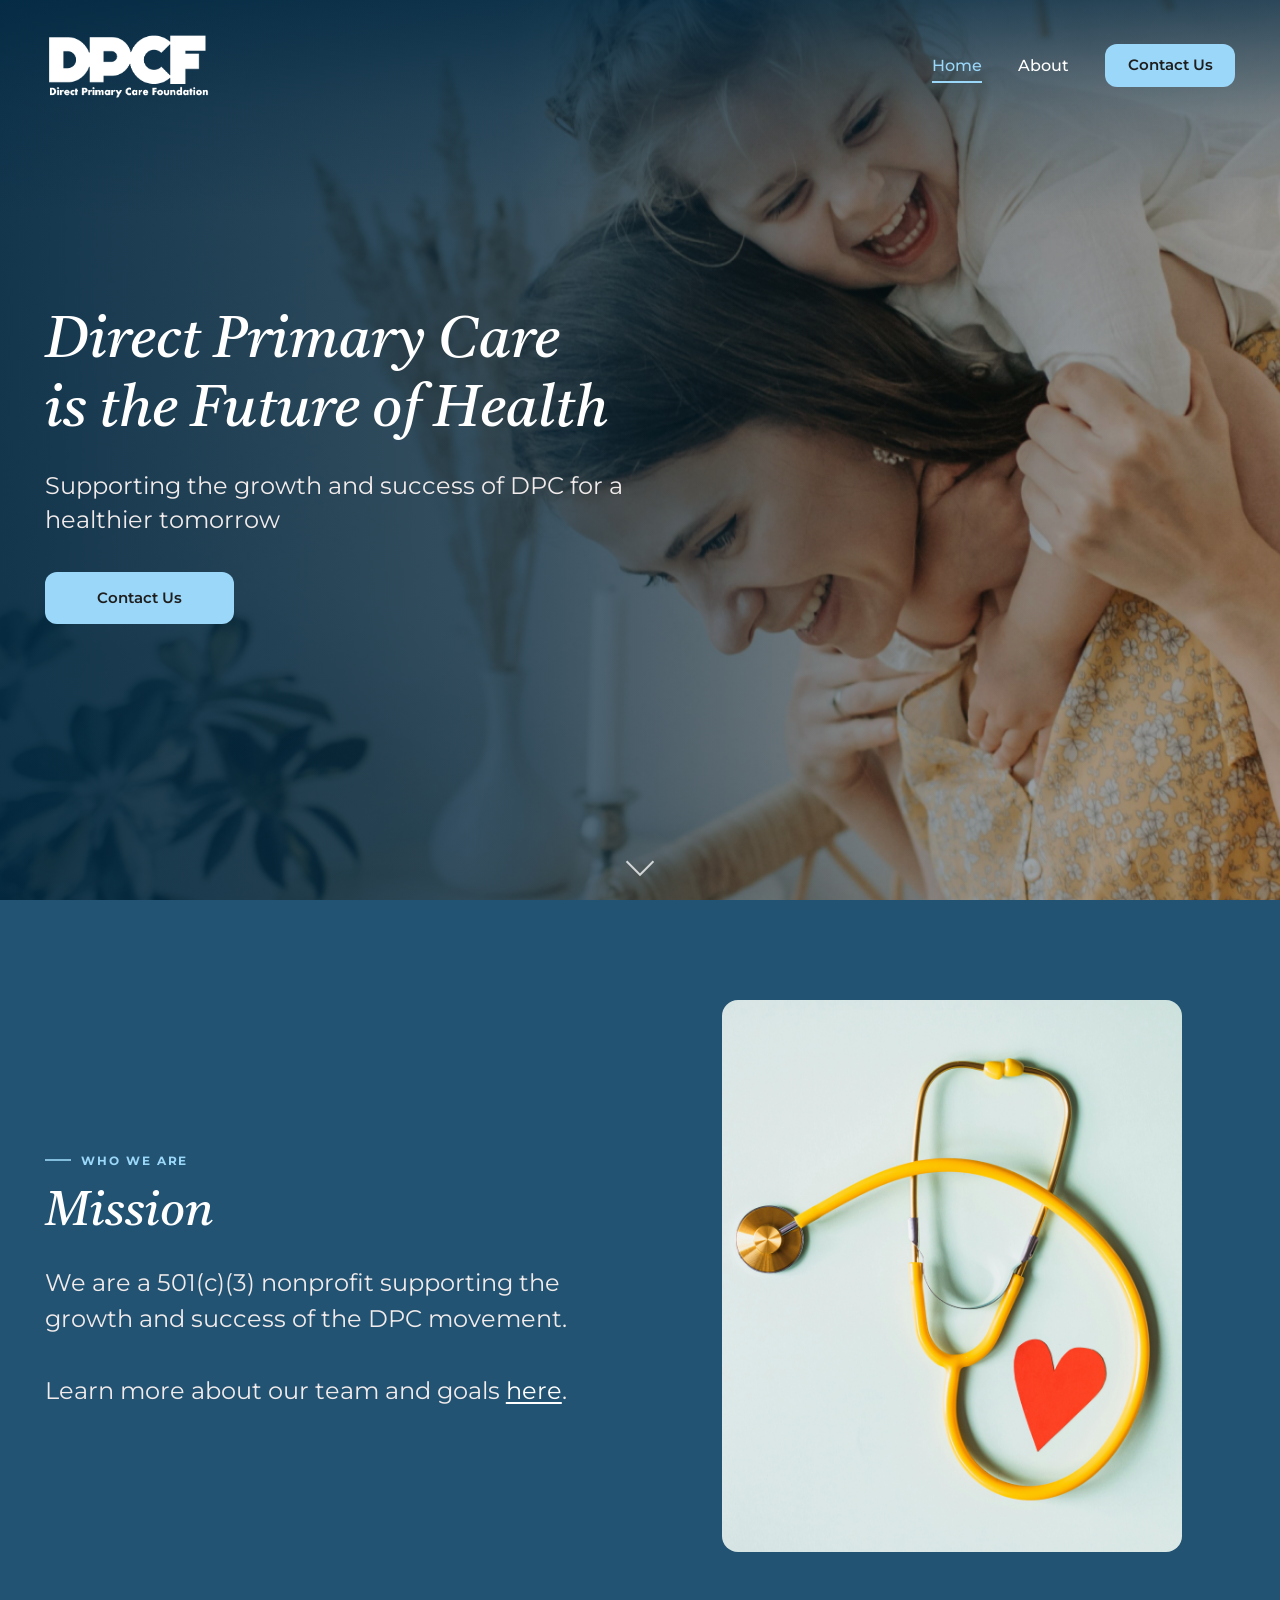
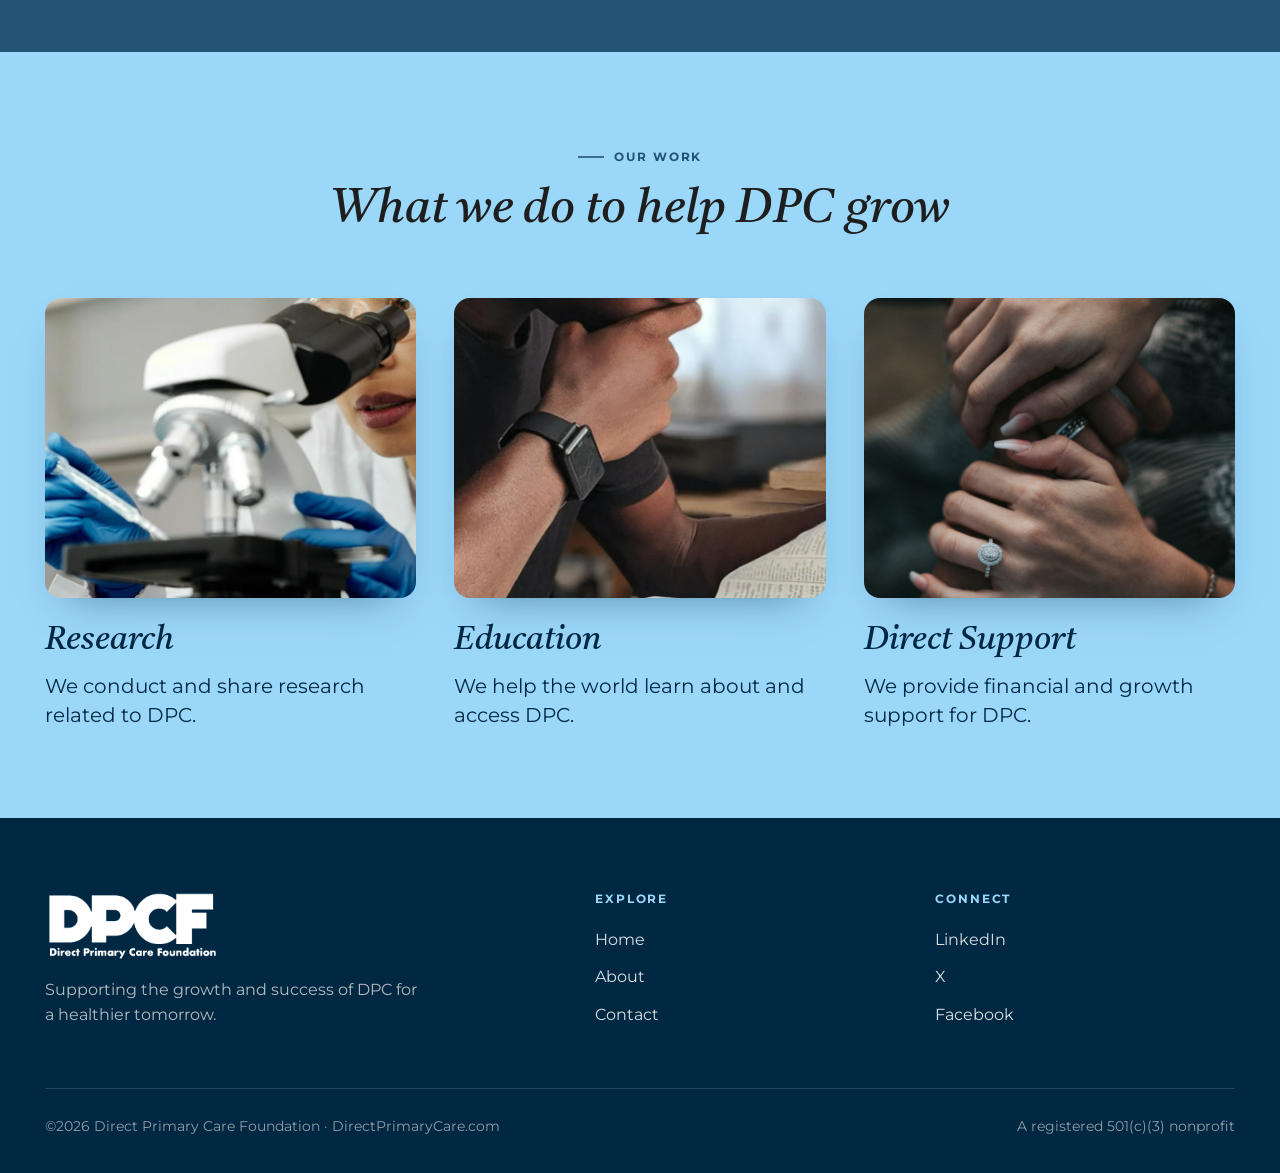
<file: index.html>
<!DOCTYPE html>
<html lang="en">
<head>
<meta charset="utf-8" />
<meta name="viewport" content="width=device-width, initial-scale=1" />
<title>Direct Primary Care Foundation</title>
<meta name="description" content="The Direct Primary Care Foundation is a 501(c)(3) nonprofit supporting the growth and success of the DPC movement through research, education, and direct support." />
<link rel="canonical" href="https://directprimarycare.com/" />
<meta property="og:type" content="website" />
<meta property="og:site_name" content="Direct Primary Care Foundation" />
<meta property="og:title" content="Direct Primary Care is the Future of Health" />
<meta property="og:description" content="A 501(c)(3) nonprofit supporting the growth and success of the DPC movement through research, education, and direct support." />
<meta property="og:url" content="https://directprimarycare.com/" />
<meta property="og:image" content="https://directprimarycare.com/images/og.png" />
<meta property="og:image:width" content="1200" />
<meta property="og:image:height" content="630" />
<meta name="twitter:card" content="summary_large_image" />
<meta name="twitter:title" content="Direct Primary Care is the Future of Health" />
<meta name="twitter:description" content="A 501(c)(3) nonprofit supporting the growth and success of the DPC movement." />
<meta name="twitter:image" content="https://directprimarycare.com/images/og.png" />
<link rel="icon" type="image/png" href="images/favicon.png" />
<link rel="apple-touch-icon" href="images/favicon.png" />
<link rel="preconnect" href="https://fonts.googleapis.com" />
<link rel="preconnect" href="https://fonts.gstatic.com" crossorigin />
<link href="https://fonts.googleapis.com/css2?family=Castoro:ital@0;1&family=Montserrat:ital,wght@0,300;0,400;0,500;0,600;0,700;1,400&display=swap" rel="stylesheet" />
<link rel="stylesheet" href="styles.css" />
<script>document.documentElement.classList.add('js');</script>
</head>
<body>

<!-- ============================================================ HERO + NAV -->
<section class="hero is-home">
  <header class="nav">
    <div class="container nav-inner">
      <a href="index.html" class="brand" aria-label="Direct Primary Care Foundation home">
        <img src="images/logo-white.png" alt="Direct Primary Care Foundation" />
      </a>
      <nav class="nav-menu" aria-label="Primary">
        <a href="index.html" class="nav-link current">Home</a>
        <a href="about.html" class="nav-link">About</a>
        <a href="mailto:hello@directprimarycare.com" class="button is-small">Contact Us</a>
      </nav>
    </div>
  </header>

  <div class="container" id="top">
    <div class="hero-wrap">
      <h1 class="reveal">Direct Primary Care is the Future of Health</h1>
      <p class="hero-desc reveal">Supporting the growth and success of DPC for a healthier tomorrow</p>
      <a href="mailto:hello@directprimarycare.com" class="button reveal">Contact Us</a>
    </div>
  </div>
</section>

<!-- ============================================================ MISSION -->
<section class="mission" id="mission">
  <div class="container mission-wrap">
    <div class="mission-grid">
      <div class="mission-copy">
        <span class="eyebrow reveal">Who we are</span>
        <h2 class="reveal">Mission</h2>
        <p class="reveal">We are a 501(c)(3) nonprofit supporting the growth and success of the DPC movement.<br /><br />Learn more about our team and goals <a href="about.html" class="link">here</a>.</p>
      </div>
      <div class="mission-img-wrap reveal">
        <img src="images/mission-stethoscope.png" alt="A colorful stethoscope arranged around a red paper heart" />
      </div>
    </div>
  </div>
</section>

<!-- ============================================================ WHAT WE DO -->
<section class="wedo">
  <div class="container wedo-wrap">
    <div class="wedo-title reveal">
      <span class="eyebrow center">Our work</span>
      <h2>What we do to help DPC grow</h2>
    </div>
    <div class="wedo-grid">
      <article class="card reveal">
        <div class="card-img"><img src="images/card-research.png" alt="A researcher looking through a microscope" /></div>
        <div class="card-body">
          <h3>Research</h3>
          <p>We conduct and share research related to DPC.</p>
        </div>
      </article>
      <article class="card reveal">
        <div class="card-img"><img src="images/card-education.png" alt="Education in direct primary care" /></div>
        <div class="card-body">
          <h3>Education</h3>
          <p>We help the world learn about and access DPC.</p>
        </div>
      </article>
      <article class="card reveal">
        <div class="card-img"><img src="images/card-direct-support.png" alt="Direct support for DPC physicians" /></div>
        <div class="card-body">
          <h3>Direct Support</h3>
          <p>We provide financial and growth support for DPC.</p>
        </div>
      </article>
    </div>
  </div>
</section>

<!-- ============================================================ FOOTER -->
<footer class="footer">
  <div class="container footer-wrap">
    <div class="footer-top">
      <div class="footer-brand">
        <img src="images/logo-white.png" alt="Direct Primary Care Foundation" class="footer-logo" />
        <p>Supporting the growth and success of DPC for a healthier tomorrow.</p>
      </div>
      <div class="footer-col">
        <h4>Explore</h4>
        <a href="index.html">Home</a>
        <a href="about.html">About</a>
        <a href="mailto:hello@directprimarycare.com">Contact</a>
      </div>
      <div class="footer-col">
        <h4>Connect</h4>
        <a href="https://linkedin.com/company/dpcfoundation" target="_blank" rel="noopener">LinkedIn</a>
        <a href="https://x.com/DPCFoundation" target="_blank" rel="noopener">X</a>
        <a href="https://www.facebook.com/directprimarycarefoundation" target="_blank" rel="noopener">Facebook</a>
      </div>
    </div>
    <div class="footer-bottom">
      <span>&copy;<span class="year">2026</span> Direct Primary Care Foundation &middot; DirectPrimaryCare.com</span>
      <span>A registered 501(c)(3) nonprofit</span>
    </div>
  </div>
</footer>

<script src="site.js"></script>
</body>
</html>
</file>
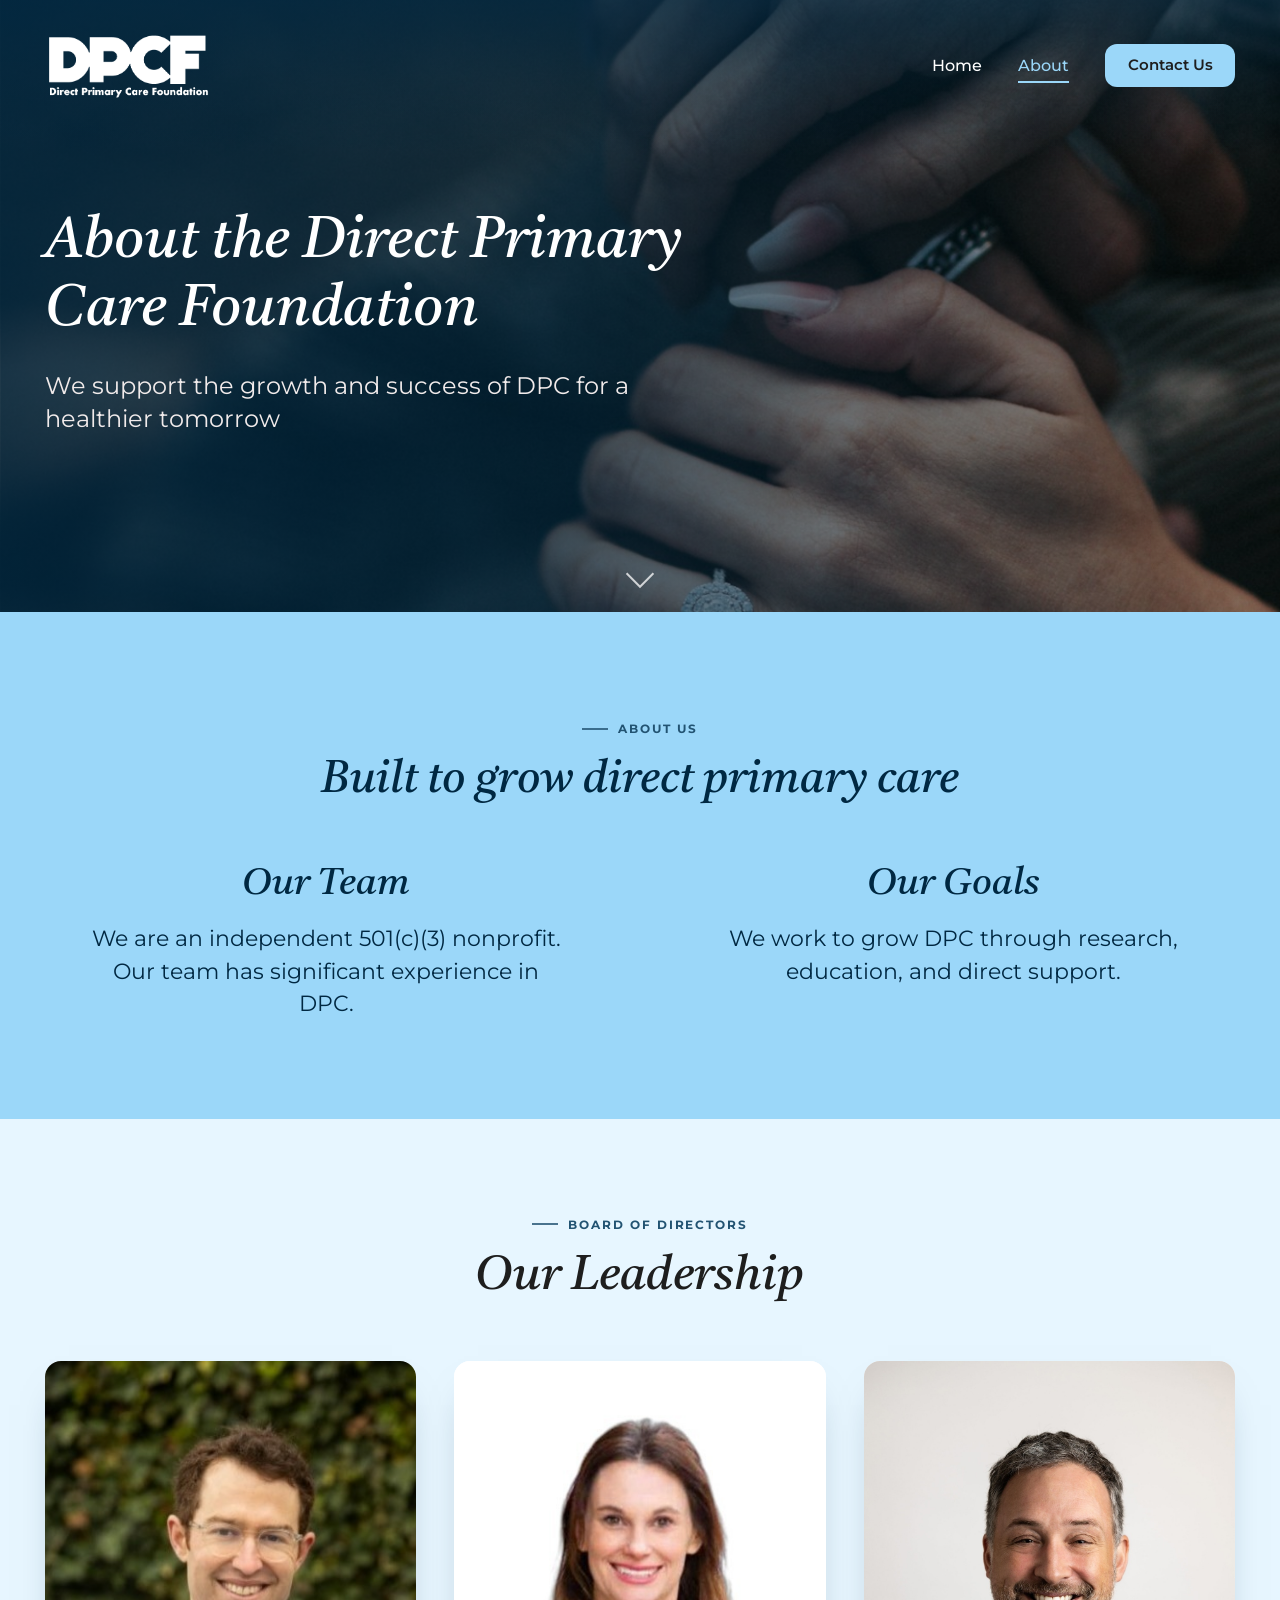
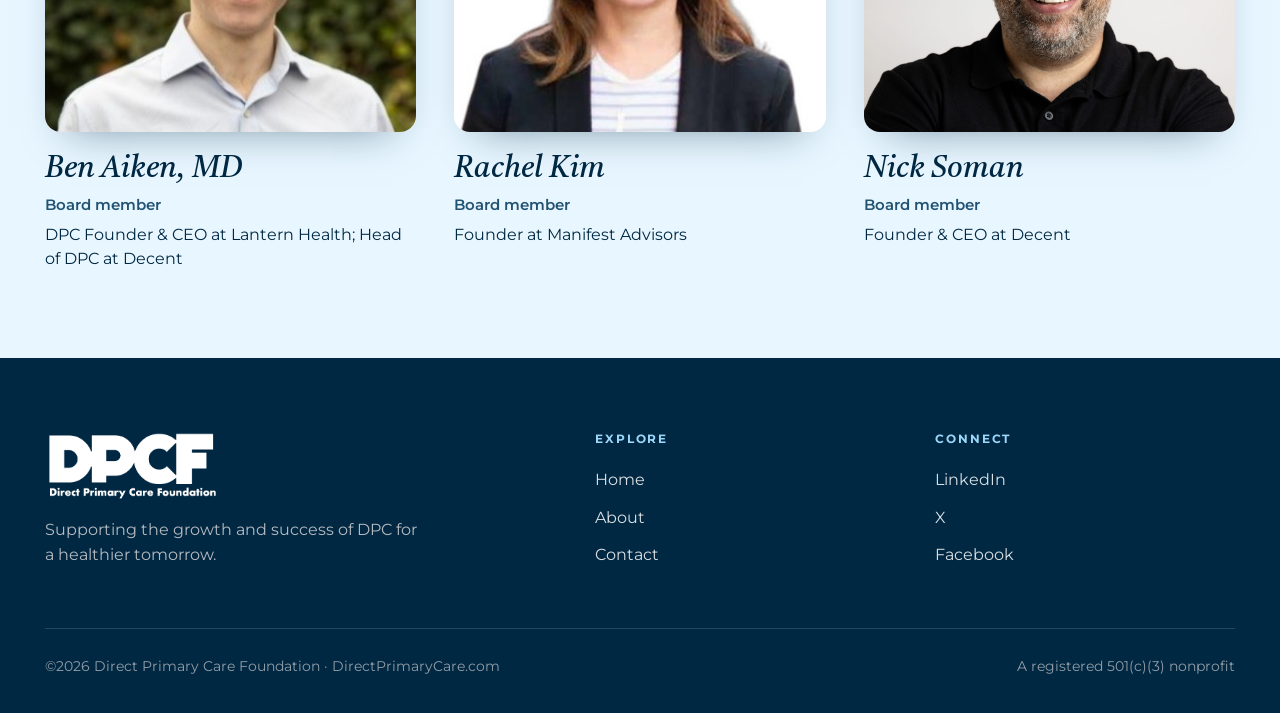
<file: about.html>
<!DOCTYPE html>
<html lang="en">
<head>
<meta charset="utf-8" />
<meta name="viewport" content="width=device-width, initial-scale=1" />
<title>About — Direct Primary Care Foundation</title>
<meta name="description" content="About the Direct Primary Care Foundation: an independent 501(c)(3) nonprofit working to grow DPC through research, education, and direct support." />
<link rel="canonical" href="https://directprimarycare.com/about.html" />
<meta property="og:type" content="website" />
<meta property="og:site_name" content="Direct Primary Care Foundation" />
<meta property="og:title" content="About the Direct Primary Care Foundation" />
<meta property="og:description" content="An independent 501(c)(3) nonprofit working to grow DPC through research, education, and direct support." />
<meta property="og:url" content="https://directprimarycare.com/about.html" />
<meta property="og:image" content="https://directprimarycare.com/images/og.png" />
<meta property="og:image:width" content="1200" />
<meta property="og:image:height" content="630" />
<meta name="twitter:card" content="summary_large_image" />
<meta name="twitter:title" content="About the Direct Primary Care Foundation" />
<meta name="twitter:description" content="An independent 501(c)(3) nonprofit working to grow DPC through research, education, and direct support." />
<meta name="twitter:image" content="https://directprimarycare.com/images/og.png" />
<link rel="icon" type="image/png" href="images/favicon.png" />
<link rel="apple-touch-icon" href="images/favicon.png" />
<link rel="preconnect" href="https://fonts.googleapis.com" />
<link rel="preconnect" href="https://fonts.gstatic.com" crossorigin />
<link href="https://fonts.googleapis.com/css2?family=Castoro:ital@0;1&family=Montserrat:ital,wght@0,300;0,400;0,500;0,600;0,700;1,400&display=swap" rel="stylesheet" />
<link rel="stylesheet" href="styles.css" />
<script>document.documentElement.classList.add('js');</script>
</head>
<body>

<!-- ============================================================ HERO + NAV -->
<section class="hero is-about">
  <header class="nav">
    <div class="container nav-inner">
      <a href="index.html" class="brand" aria-label="Direct Primary Care Foundation home">
        <img src="images/logo-white.png" alt="Direct Primary Care Foundation" />
      </a>
      <nav class="nav-menu" aria-label="Primary">
        <a href="index.html" class="nav-link">Home</a>
        <a href="about.html" class="nav-link current">About</a>
        <a href="mailto:hello@directprimarycare.com" class="button is-small">Contact Us</a>
      </nav>
    </div>
  </header>

  <div class="container">
    <div class="hero-wrap">
      <h1 class="reveal">About the Direct Primary Care Foundation</h1>
      <p class="hero-desc reveal">We support the growth and success of DPC for a healthier tomorrow</p>
    </div>
  </div>
</section>

<!-- ============================================================ TEAM & GOALS -->
<section class="about-goals">
  <div class="container about-goals-wrap">
    <div class="about-intro reveal">
      <span class="eyebrow center">About us</span>
      <h2>Built to grow direct primary care</h2>
    </div>
    <div class="about-grid">
      <div class="about-card reveal">
        <h3>Our Team</h3>
        <p>We are an independent 501(c)(3) nonprofit. Our team has significant experience in DPC.</p>
      </div>
      <div class="about-card reveal">
        <h3>Our Goals</h3>
        <p>We work to grow DPC through research, education, and direct support.</p>
      </div>
    </div>
  </div>
</section>

<!-- ============================================================ LEADERSHIP -->
<section class="leadership">
  <div class="container leadership-wrap">
    <div class="leadership-title reveal">
      <span class="eyebrow center">Board of Directors</span>
      <h2>Our Leadership</h2>
    </div>
    <div class="leadership-grid">
      <article class="leader reveal">
        <div class="leader-img"><img src="images/team-ben-aiken.jpeg" alt="Ben Aiken, MD" /></div>
        <div class="leader-body">
          <h3>Ben Aiken, MD</h3>
          <div class="leader-role">Board member</div>
          <p class="leader-desc">DPC Founder &amp; CEO at Lantern Health; Head of DPC at Decent</p>
        </div>
      </article>
      <article class="leader reveal">
        <div class="leader-img"><img src="images/team-rachel-kim.jpeg" alt="Rachel Kim" /></div>
        <div class="leader-body">
          <h3>Rachel Kim</h3>
          <div class="leader-role">Board member</div>
          <p class="leader-desc">Founder at Manifest Advisors</p>
        </div>
      </article>
      <article class="leader reveal">
        <div class="leader-img"><img src="images/team-nick-soman.jpg" alt="Nick Soman" /></div>
        <div class="leader-body">
          <h3>Nick Soman</h3>
          <div class="leader-role">Board member</div>
          <p class="leader-desc">Founder &amp; CEO at Decent</p>
        </div>
      </article>
    </div>
  </div>
</section>

<!-- ============================================================ FOOTER -->
<footer class="footer">
  <div class="container footer-wrap">
    <div class="footer-top">
      <div class="footer-brand">
        <img src="images/logo-white.png" alt="Direct Primary Care Foundation" class="footer-logo" />
        <p>Supporting the growth and success of DPC for a healthier tomorrow.</p>
      </div>
      <div class="footer-col">
        <h4>Explore</h4>
        <a href="index.html">Home</a>
        <a href="about.html">About</a>
        <a href="mailto:hello@directprimarycare.com">Contact</a>
      </div>
      <div class="footer-col">
        <h4>Connect</h4>
        <a href="https://linkedin.com/company/dpcfoundation" target="_blank" rel="noopener">LinkedIn</a>
        <a href="https://x.com/DPCFoundation" target="_blank" rel="noopener">X</a>
        <a href="https://www.facebook.com/directprimarycarefoundation" target="_blank" rel="noopener">Facebook</a>
      </div>
    </div>
    <div class="footer-bottom">
      <span>&copy;<span class="year">2026</span> Direct Primary Care Foundation &middot; DirectPrimaryCare.com</span>
      <span>A registered 501(c)(3) nonprofit</span>
    </div>
  </div>
</footer>

<script src="site.js"></script>
</body>
</html>
</file>
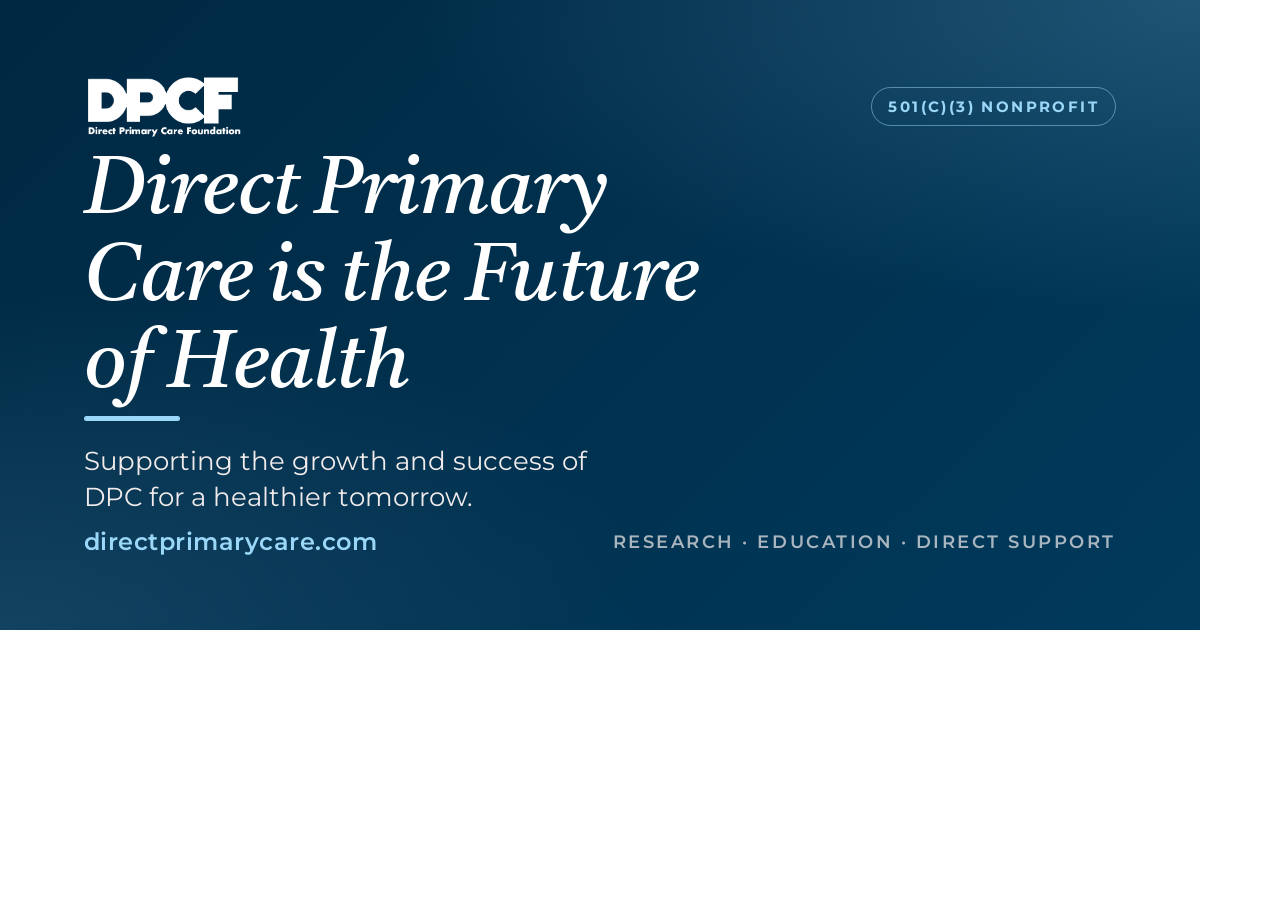
<file: og-card.html>
<!DOCTYPE html>
<html lang="en">
<head>
<meta charset="utf-8" />
<link rel="preconnect" href="https://fonts.googleapis.com" />
<link rel="preconnect" href="https://fonts.gstatic.com" crossorigin />
<link href="https://fonts.googleapis.com/css2?family=Castoro:ital@0;1&family=Montserrat:wght@400;500;600;700&display=swap" rel="stylesheet" />
<style>
  :root{--navy:#002842;--blue-shade:#225372;--sky:#9bd7f9;--offwhite:#f1ebeb;}
  *{margin:0;box-sizing:border-box}
  html,body{width:1200px;height:630px;overflow:hidden}
  .card{
    width:1200px;height:630px;position:relative;overflow:hidden;
    background:
      radial-gradient(120% 90% at 100% 0%, rgba(155,215,249,.20), transparent 55%),
      radial-gradient(90% 90% at 0% 100%, rgba(34,83,114,.55), transparent 60%),
      linear-gradient(135deg,#002842,#013a5c);
    padding:74px 84px;display:flex;flex-direction:column;justify-content:space-between;
    font-family:'Montserrat',system-ui,Arial,sans-serif;
  }
  .top{display:flex;align-items:center;gap:20px}
  .top img{height:64px;width:auto;display:block}
  .badge{margin-left:auto;font-size:15px;letter-spacing:.16em;text-transform:uppercase;
    color:var(--sky);font-weight:700;border:1.5px solid rgba(155,215,249,.5);
    padding:9px 16px;border-radius:999px}
  h1{font-family:'Castoro',Georgia,serif;font-style:italic;font-weight:400;color:#fff;
    font-size:82px;line-height:1.06;letter-spacing:-.01em;max-width:15ch}
  .accent{width:96px;height:5px;background:var(--sky);border-radius:3px;margin:6px 0 22px}
  p{color:var(--offwhite);font-size:26px;line-height:1.4;max-width:30ch;font-weight:400}
  .bottom{display:flex;align-items:center;justify-content:space-between}
  .url{color:var(--sky);font-size:24px;font-weight:600;letter-spacing:.02em}
  .tag{color:rgba(241,235,235,.7);font-size:18px;letter-spacing:.14em;text-transform:uppercase;font-weight:600}
</style>
</head>
<body>
  <div class="card">
    <div class="top">
      <img src="images/logo-white.png" alt="Direct Primary Care Foundation" />
      <span class="badge">501(c)(3) Nonprofit</span>
    </div>
    <div>
      <h1>Direct Primary Care is the Future of Health</h1>
      <div class="accent"></div>
      <p>Supporting the growth and success of DPC for a healthier tomorrow.</p>
    </div>
    <div class="bottom">
      <span class="url">directprimarycare.com</span>
      <span class="tag">Research &middot; Education &middot; Direct Support</span>
    </div>
  </div>
</body>
</html>
</file>
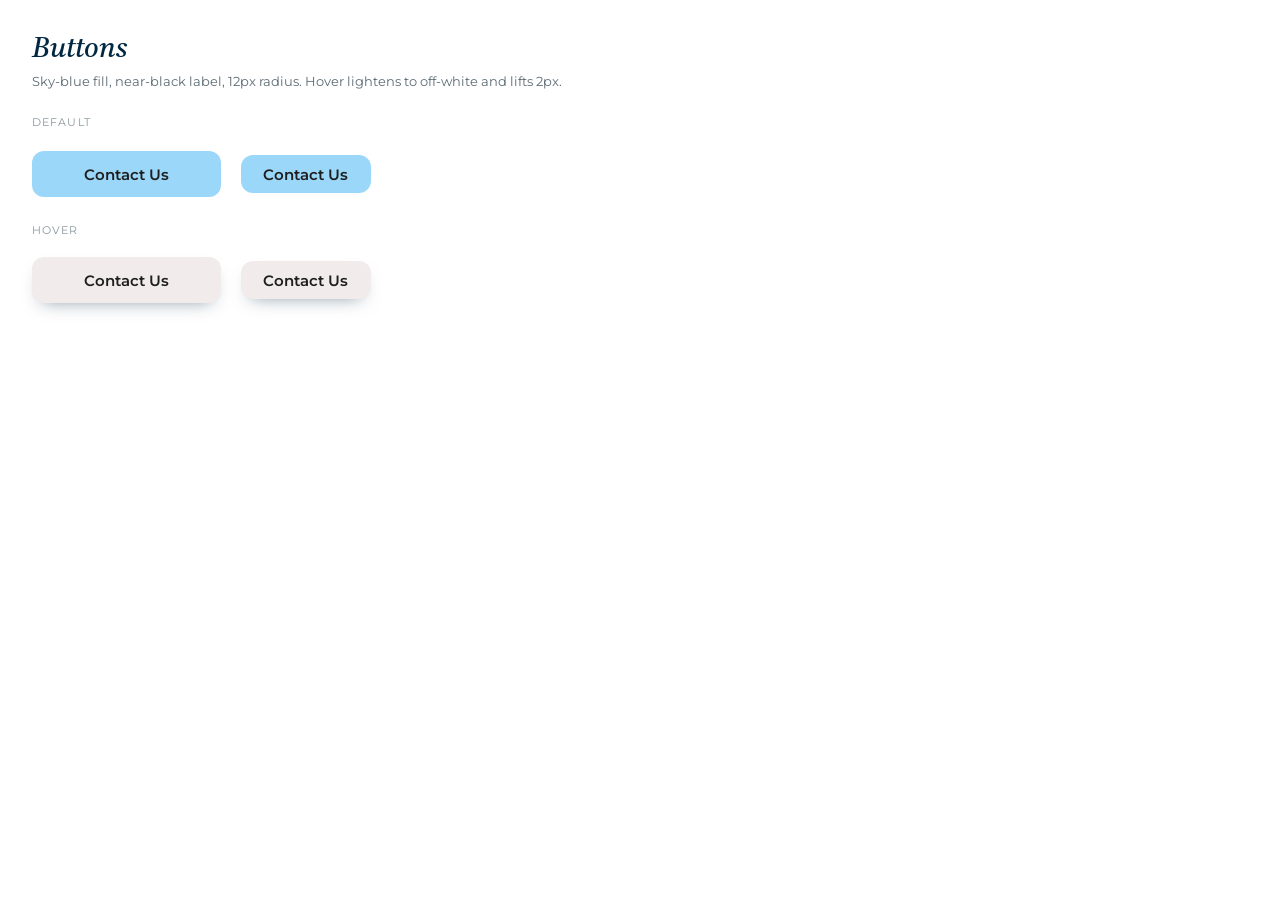
<file: design-system/components/button.html>
<!-- @dsCard group="Components" name="Buttons" -->
<!DOCTYPE html>
<html lang="en">
<head>
<meta charset="utf-8" />
<meta name="viewport" content="width=device-width, initial-scale=1" />
<link rel="preconnect" href="https://fonts.googleapis.com" />
<link href="https://fonts.googleapis.com/css2?family=Castoro:ital@1&family=Montserrat:wght@400;600&display=swap" rel="stylesheet" />
<style>
  :root{--navy:#002842;--sky:#9bd7f9;--offwhite:#f1ebeb;--black:#1e1e1e;--muted:#5b6b73;--fh:'Castoro',Georgia,serif;--fb:'Montserrat',system-ui,-apple-system,Arial,sans-serif;}
  *{box-sizing:border-box}
  body{margin:0;font-family:var(--fb);color:var(--navy);background:#fff;padding:32px}
  h1{font-family:var(--fh);font-style:italic;font-weight:400;font-size:28px;margin:0 0 4px}
  .sub{color:var(--muted);font-size:13px;margin-bottom:26px}
  .btn{display:inline-block;background:var(--sky);color:var(--black);font-family:var(--fb);font-weight:600;text-align:center;border-radius:.75rem;padding:.85rem 3.25rem;white-space:nowrap;font-size:.95rem;border:none;cursor:pointer}
  .btn.sm{padding:.6rem 1.4rem}
  .btn.hover{background:var(--offwhite);box-shadow:0 8px 18px -10px rgba(0,40,66,.5);transform:translateY(-2px)}
  .set{display:flex;flex-wrap:wrap;align-items:center;gap:20px;margin-bottom:26px}
  .lbl{width:100%;font-size:11px;text-transform:uppercase;letter-spacing:.1em;color:#8a979d;margin-bottom:2px}
</style>
</head>
<body>
  <h1>Buttons</h1>
  <div class="sub">Sky-blue fill, near-black label, 12px radius. Hover lightens to off-white and lifts 2px.</div>
  <div class="set"><span class="lbl">Default</span><a class="btn">Contact Us</a><a class="btn sm">Contact Us</a></div>
  <div class="set"><span class="lbl">Hover</span><a class="btn hover">Contact Us</a><a class="btn sm hover">Contact Us</a></div>
</body>
</html>
</file>
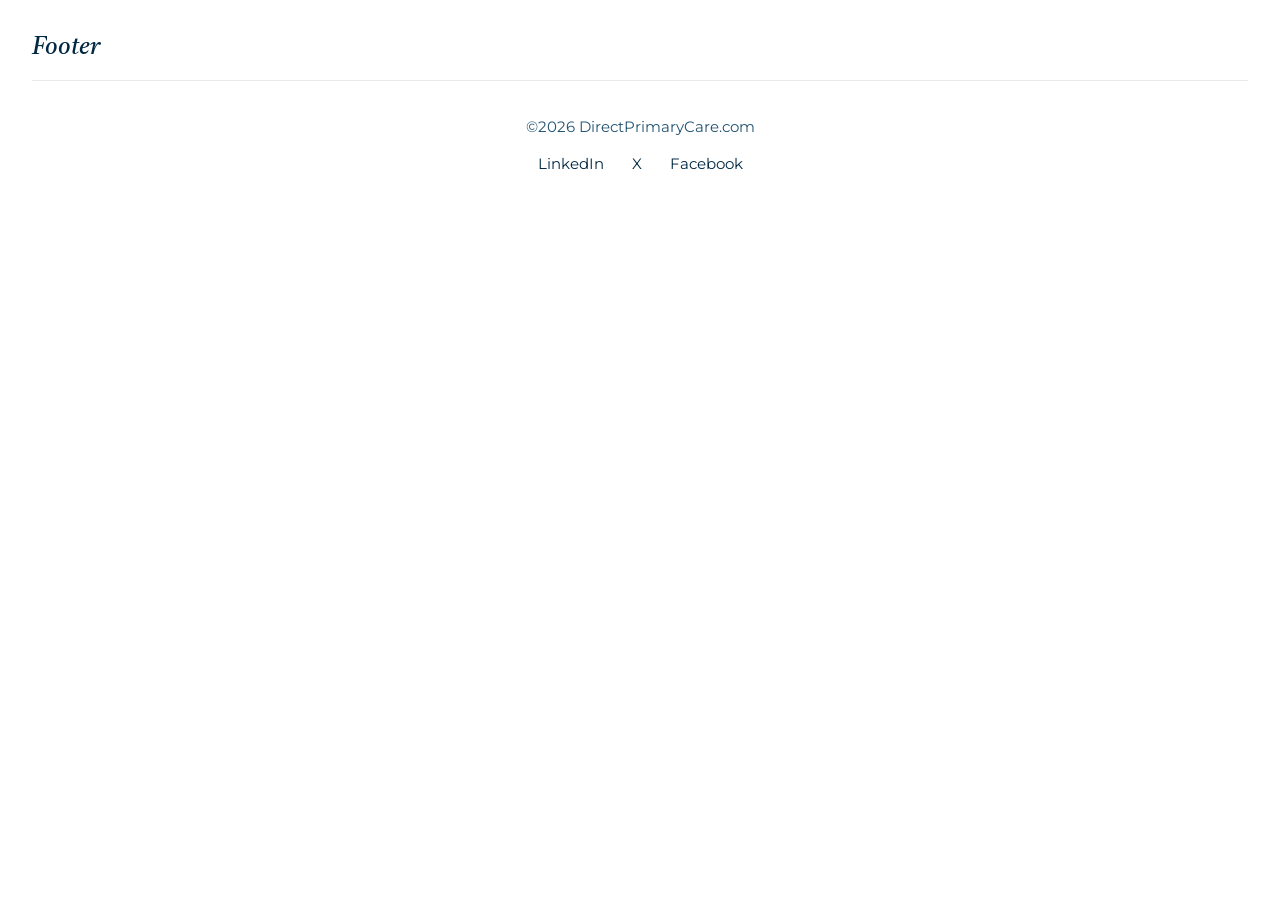
<file: design-system/components/footer.html>
<!-- @dsCard group="Components" name="Footer" -->
<!DOCTYPE html>
<html lang="en">
<head>
<meta charset="utf-8" />
<meta name="viewport" content="width=device-width, initial-scale=1" />
<link rel="preconnect" href="https://fonts.googleapis.com" />
<link href="https://fonts.googleapis.com/css2?family=Castoro:ital@1&family=Montserrat:wght@400;500&display=swap" rel="stylesheet" />
<style>
  :root{--navy:#002842;--blue-shade:#225372;--fh:'Castoro',Georgia,serif;--fb:'Montserrat',system-ui,-apple-system,Arial,sans-serif;}
  *{box-sizing:border-box}
  body{margin:0;font-family:var(--fb);background:#fff;padding:32px;color:var(--navy)}
  h1.t{font-family:var(--fh);font-style:italic;font-weight:400;font-size:24px;margin:0 0 16px}
  .footer{border-top:1px solid #e6ebe8;padding:36px 20px;display:flex;flex-direction:column;align-items:center;gap:18px;text-align:center}
  .copy{color:var(--blue-shade);font-size:15px}
  .menu{display:flex;gap:28px}
  .menu a{color:var(--navy);font-size:15px}
</style>
</head>
<body>
  <h1 class="t">Footer</h1>
  <div class="footer">
    <div class="copy">©2026 DirectPrimaryCare.com</div>
    <div class="menu"><a>LinkedIn</a><a>X</a><a>Facebook</a></div>
  </div>
</body>
</html>
</file>
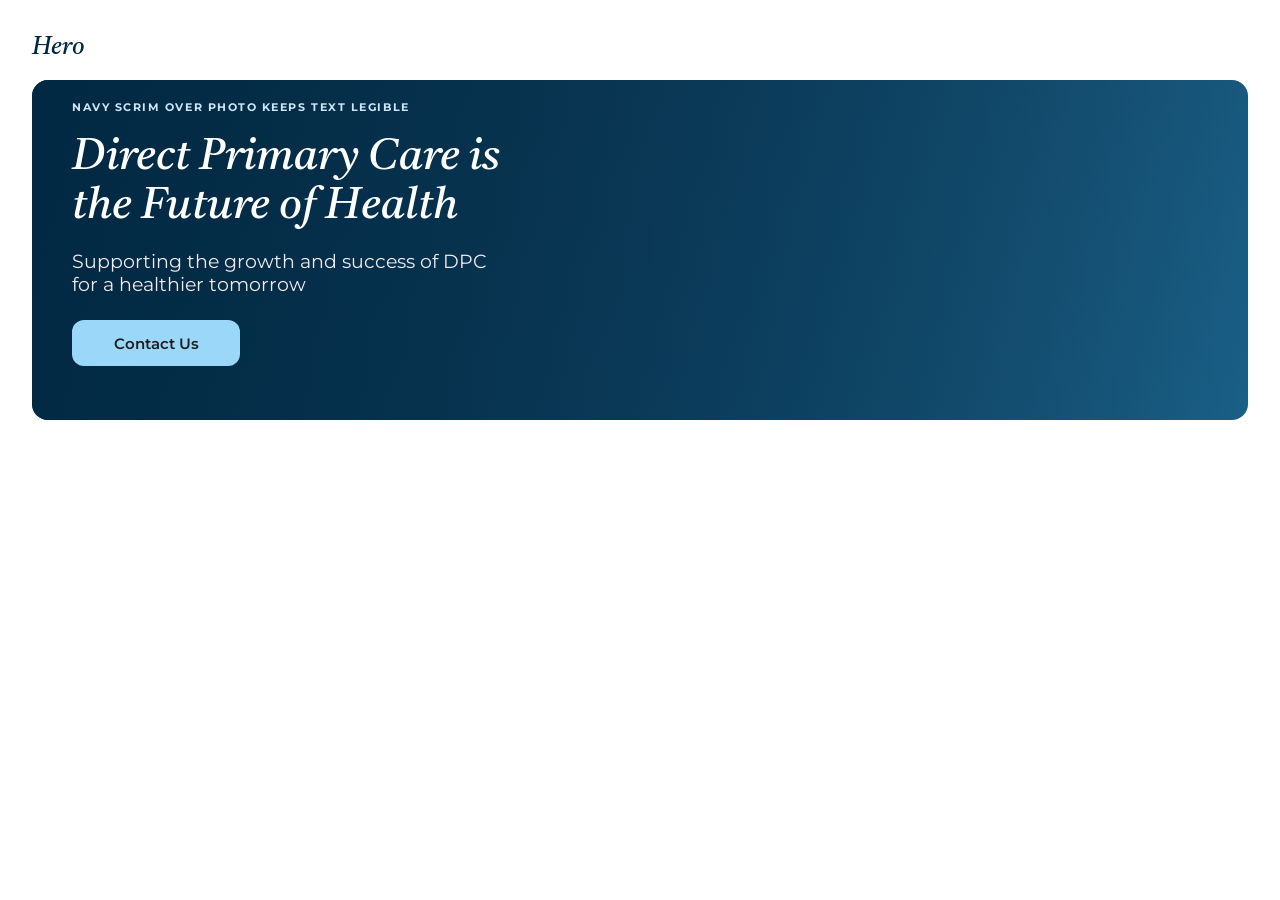
<file: design-system/components/hero.html>
<!-- @dsCard group="Components" name="Hero" -->
<!DOCTYPE html>
<html lang="en">
<head>
<meta charset="utf-8" />
<meta name="viewport" content="width=device-width, initial-scale=1" />
<link rel="preconnect" href="https://fonts.googleapis.com" />
<link href="https://fonts.googleapis.com/css2?family=Castoro:ital@0;1&family=Montserrat:wght@400;600&display=swap" rel="stylesheet" />
<style>
  :root{--navy:#002842;--sky:#9bd7f9;--offwhite:#f1ebeb;--black:#1e1e1e;--fh:'Castoro',Georgia,serif;--fb:'Montserrat',system-ui,-apple-system,Arial,sans-serif;}
  *{box-sizing:border-box}
  body{margin:0;font-family:var(--fb);background:#fff;padding:32px;color:var(--navy)}
  h1.t{font-family:var(--fh);font-style:italic;font-weight:400;font-size:24px;margin:0 0 16px}
  .hero{position:relative;border-radius:16px;overflow:hidden;min-height:340px;display:flex;align-items:center;
    background:linear-gradient(120deg,#0a2f49,#1a5f86);}
  .hero::before{content:"";position:absolute;inset:0;background:linear-gradient(90deg,rgba(0,40,66,.88),rgba(0,40,66,.4) 60%,rgba(0,40,66,0));}
  .inner{position:relative;padding:40px;max-width:560px}
  .hero h2{font-family:var(--fh);font-style:italic;font-weight:400;color:#fff;font-size:44px;line-height:1.12;margin:0}
  .hero p{color:var(--offwhite);font-size:19px;margin:18px 0 24px;max-width:420px}
  .btn{display:inline-block;background:var(--sky);color:var(--black);font-weight:600;border-radius:.75rem;padding:.85rem 2.6rem;white-space:nowrap;font-size:.95rem}
  .note{position:absolute;top:20px;left:40px;font-size:11px;text-transform:uppercase;letter-spacing:.14em;color:#cfe6f6;font-weight:700}
</style>
</head>
<body>
  <h1 class="t">Hero</h1>
  <div class="hero">
    <div class="note">Navy scrim over photo keeps text legible</div>
    <div class="inner">
      <h2>Direct Primary Care is the Future of Health</h2>
      <p>Supporting the growth and success of DPC for a healthier tomorrow</p>
      <a class="btn">Contact Us</a>
    </div>
  </div>
</body>
</html>
</file>
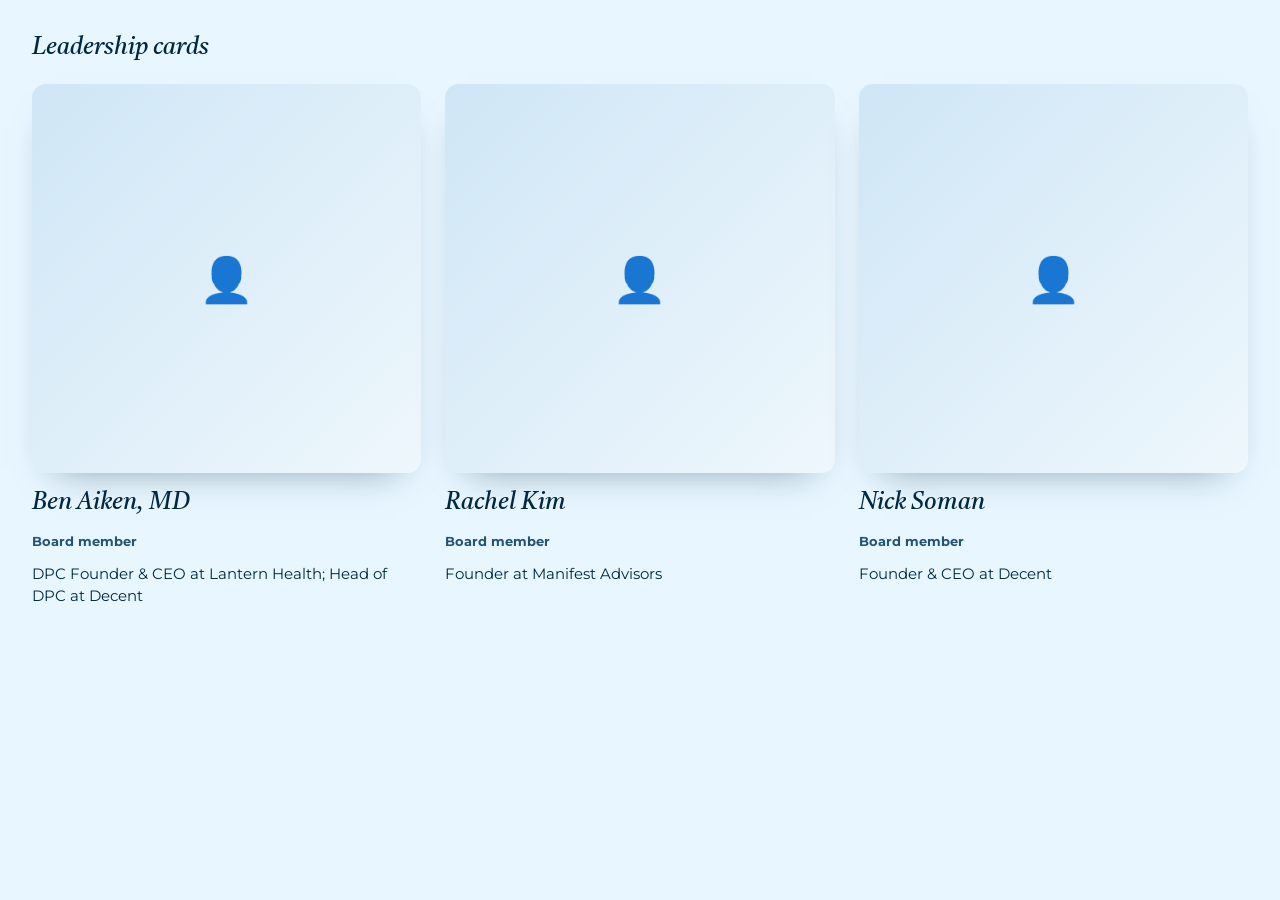
<file: design-system/components/leadership-card.html>
<!-- @dsCard group="Components" name="Leadership card" -->
<!DOCTYPE html>
<html lang="en">
<head>
<meta charset="utf-8" />
<meta name="viewport" content="width=device-width, initial-scale=1" />
<link rel="preconnect" href="https://fonts.googleapis.com" />
<link href="https://fonts.googleapis.com/css2?family=Castoro:ital@0;1&family=Montserrat:wght@400;600;700&display=swap" rel="stylesheet" />
<style>
  :root{--navy:#002842;--blue-shade:#225372;--pale:#e7f6ff;--fh:'Castoro',Georgia,serif;--fb:'Montserrat',system-ui,-apple-system,Arial,sans-serif;}
  *{box-sizing:border-box}
  body{margin:0;font-family:var(--fb);background:var(--pale);padding:32px;color:var(--navy)}
  h1.t{font-family:var(--fh);font-style:italic;font-weight:400;font-size:24px;margin:0 0 20px}
  .grid{display:grid;grid-template-columns:repeat(3,1fr);gap:24px}
  .leader{display:flex;flex-direction:column;gap:14px}
  .ph{aspect-ratio:1/1;border-radius:14px;background:linear-gradient(135deg,#cfe6f6,#eef7fc);box-shadow:0 18px 36px -24px rgba(0,40,66,.5);display:flex;align-items:center;justify-content:center;font-size:44px}
  .leader h3{font-family:var(--fh);font-style:italic;font-weight:400;font-size:24px;margin:0}
  .role{color:var(--blue-shade);font-weight:700;font-size:13px}
  .desc{font-size:15px;line-height:1.45}
</style>
</head>
<body>
  <h1 class="t">Leadership cards</h1>
  <div class="grid">
    <div class="leader"><div class="ph">👤</div><h3>Ben Aiken, MD</h3><div class="role">Board member</div><div class="desc">DPC Founder &amp; CEO at Lantern Health; Head of DPC at Decent</div></div>
    <div class="leader"><div class="ph">👤</div><h3>Rachel Kim</h3><div class="role">Board member</div><div class="desc">Founder at Manifest Advisors</div></div>
    <div class="leader"><div class="ph">👤</div><h3>Nick Soman</h3><div class="role">Board member</div><div class="desc">Founder &amp; CEO at Decent</div></div>
  </div>
</body>
</html>
</file>
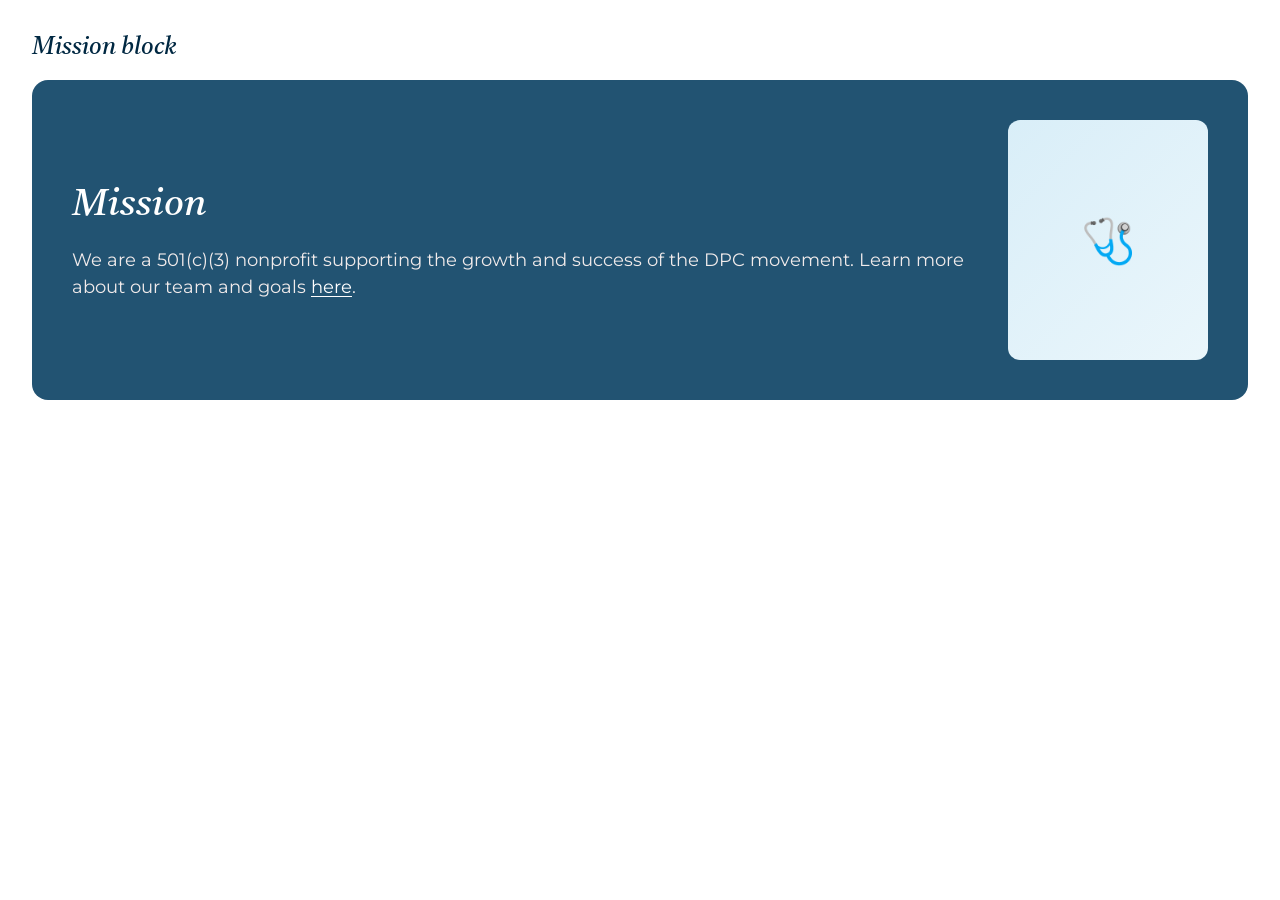
<file: design-system/components/mission.html>
<!-- @dsCard group="Components" name="Mission block" -->
<!DOCTYPE html>
<html lang="en">
<head>
<meta charset="utf-8" />
<meta name="viewport" content="width=device-width, initial-scale=1" />
<link rel="preconnect" href="https://fonts.googleapis.com" />
<link href="https://fonts.googleapis.com/css2?family=Castoro:ital@0;1&family=Montserrat:wght@400;600&display=swap" rel="stylesheet" />
<style>
  :root{--navy:#002842;--blue-shade:#225372;--sky:#9bd7f9;--offwhite:#f1ebeb;--fh:'Castoro',Georgia,serif;--fb:'Montserrat',system-ui,-apple-system,Arial,sans-serif;}
  *{box-sizing:border-box}
  body{margin:0;font-family:var(--fb);background:#fff;padding:32px;color:var(--navy)}
  h1.t{font-family:var(--fh);font-style:italic;font-weight:400;font-size:24px;margin:0 0 16px}
  .block{background:var(--blue-shade);border-radius:16px;padding:40px;display:grid;grid-template-columns:1fr 200px;gap:32px;align-items:center}
  .block h2{font-family:var(--fh);font-style:italic;font-weight:400;color:#fff;font-size:38px;margin:0}
  .block p{color:var(--offwhite);font-size:18px;line-height:1.5;margin:16px 0 0}
  .block a{color:#fff;text-decoration:underline;text-underline-offset:3px}
  .img{aspect-ratio:5/6;border-radius:12px;background:linear-gradient(135deg,#d9eef8,#eaf6fb);display:flex;align-items:center;justify-content:center;font-size:44px}
</style>
</head>
<body>
  <h1 class="t">Mission block</h1>
  <div class="block">
    <div>
      <h2>Mission</h2>
      <p>We are a 501(c)(3) nonprofit supporting the growth and success of the DPC movement. Learn more about our team and goals <a>here</a>.</p>
    </div>
    <div class="img">🩺</div>
  </div>
</body>
</html>
</file>
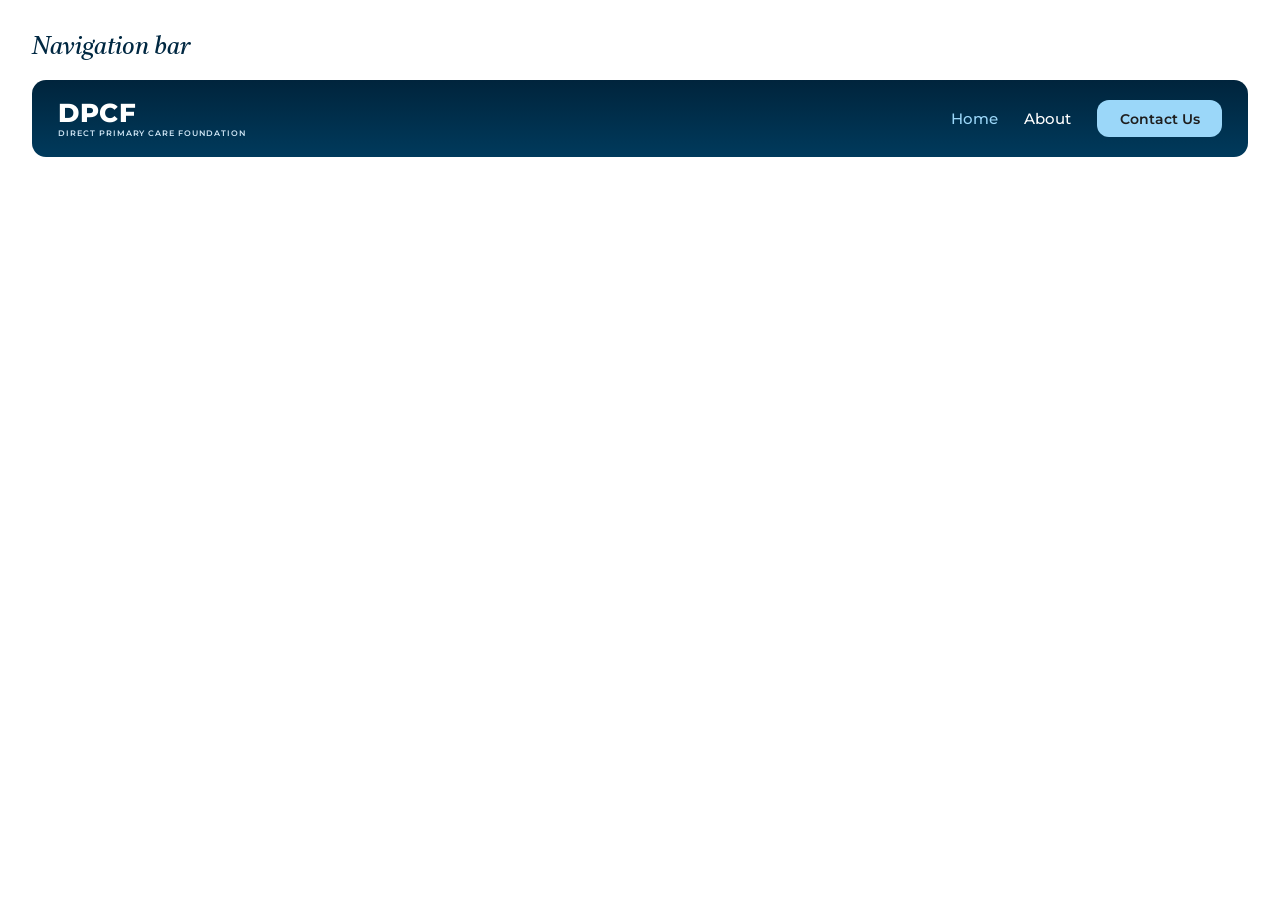
<file: design-system/components/nav.html>
<!-- @dsCard group="Components" name="Navigation bar" -->
<!DOCTYPE html>
<html lang="en">
<head>
<meta charset="utf-8" />
<meta name="viewport" content="width=device-width, initial-scale=1" />
<link rel="preconnect" href="https://fonts.googleapis.com" />
<link href="https://fonts.googleapis.com/css2?family=Castoro:ital@1&family=Montserrat:wght@400;500;600;800&display=swap" rel="stylesheet" />
<style>
  :root{--navy:#002842;--sky:#9bd7f9;--black:#1e1e1e;--muted:#5b6b73;--fh:'Castoro',Georgia,serif;--fb:'Montserrat',system-ui,-apple-system,Arial,sans-serif;}
  *{box-sizing:border-box}
  body{margin:0;font-family:var(--fb);background:#fff;padding:32px;color:var(--navy)}
  h1{font-family:var(--fh);font-style:italic;font-weight:400;font-size:24px;margin:0 0 16px}
  .bar{background:linear-gradient(180deg,#00243c,#003a5c);border-radius:14px;padding:20px 26px;display:flex;align-items:center;justify-content:space-between;gap:18px}
  .brand{display:flex;flex-direction:column;line-height:1}
  .brand .dpcf{font-family:var(--fb);font-weight:800;font-size:26px;letter-spacing:.02em;color:#fff}
  .brand .full{font-size:8px;letter-spacing:.12em;text-transform:uppercase;color:#cfe6f6;margin-top:3px;font-weight:600}
  .menu{display:flex;align-items:center;gap:26px}
  .link{color:#fff;font-size:15px;font-weight:500}
  .link.current{color:var(--sky)}
  .btn{display:inline-block;background:var(--sky);color:var(--black);font-weight:600;border-radius:.75rem;padding:.6rem 1.4rem;white-space:nowrap;font-size:.9rem}
</style>
</head>
<body>
  <h1>Navigation bar</h1>
  <div class="bar">
    <div class="brand"><span class="dpcf">DPCF</span><span class="full">Direct Primary Care Foundation</span></div>
    <div class="menu"><a class="link current">Home</a><a class="link">About</a><a class="btn">Contact Us</a></div>
  </div>
</body>
</html>
</file>
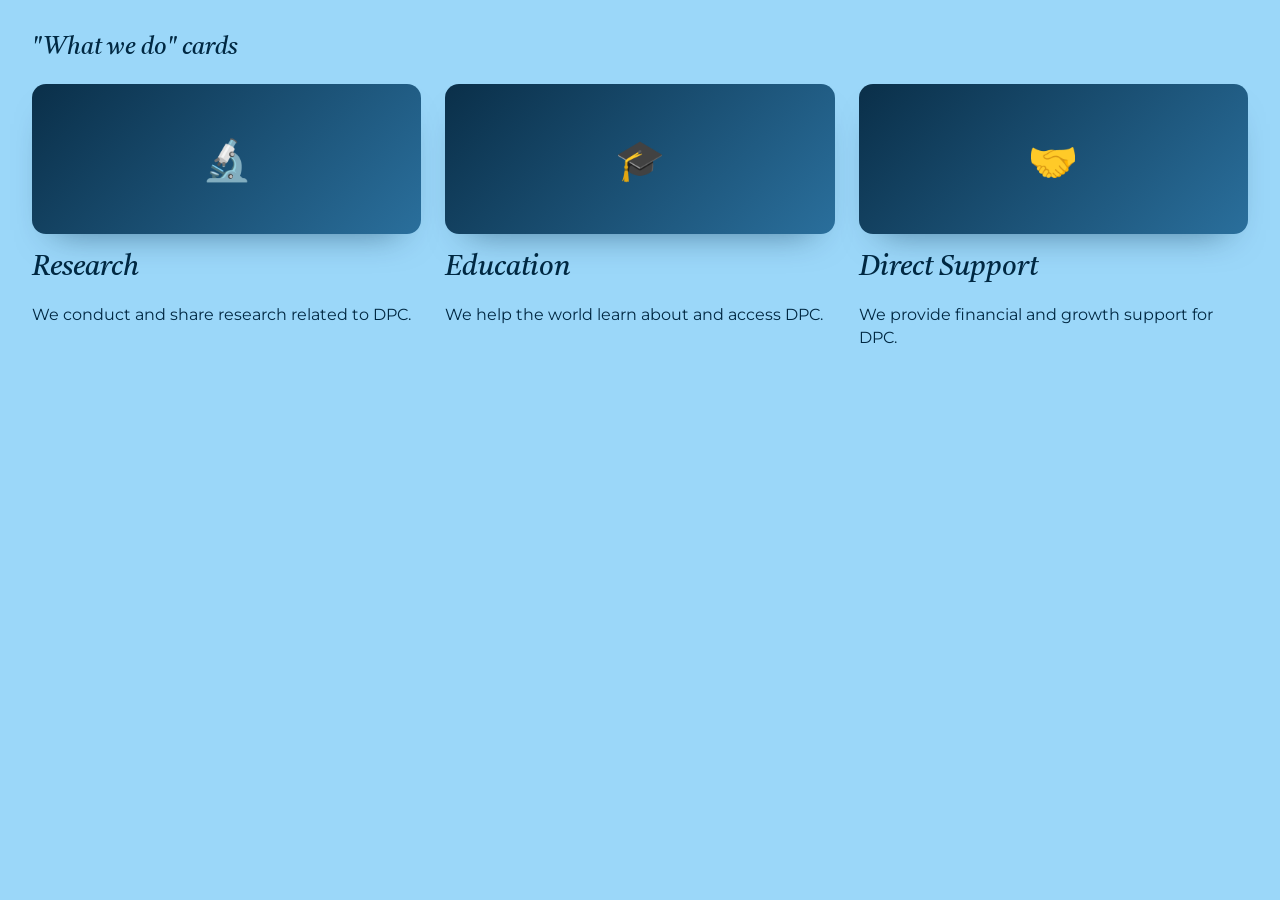
<file: design-system/components/wedo-card.html>
<!-- @dsCard group="Components" name="What-we-do card" -->
<!DOCTYPE html>
<html lang="en">
<head>
<meta charset="utf-8" />
<meta name="viewport" content="width=device-width, initial-scale=1" />
<link rel="preconnect" href="https://fonts.googleapis.com" />
<link href="https://fonts.googleapis.com/css2?family=Castoro:ital@0;1&family=Montserrat:wght@400;600&display=swap" rel="stylesheet" />
<style>
  :root{--navy:#002842;--sky:#9bd7f9;--fh:'Castoro',Georgia,serif;--fb:'Montserrat',system-ui,-apple-system,Arial,sans-serif;}
  *{box-sizing:border-box}
  body{margin:0;font-family:var(--fb);background:var(--sky);padding:32px;color:var(--navy)}
  h1.t{font-family:var(--fh);font-style:italic;font-weight:400;font-size:24px;margin:0 0 20px}
  .grid{display:grid;grid-template-columns:repeat(3,1fr);gap:24px}
  .card{display:flex;flex-direction:column;gap:16px}
  .ph{height:150px;border-radius:14px;background:linear-gradient(135deg,#0a2f49,#2a6f9c);box-shadow:0 18px 36px -22px rgba(0,40,66,.6);display:flex;align-items:center;justify-content:center;font-size:40px}
  .card h3{font-family:var(--fh);font-style:italic;font-weight:400;font-size:28px;margin:0;color:var(--navy)}
  .card p{margin:0;font-size:16px;line-height:1.45}
</style>
</head>
<body>
  <h1 class="t">"What we do" cards</h1>
  <div class="grid">
    <div class="card"><div class="ph">🔬</div><h3>Research</h3><p>We conduct and share research related to DPC.</p></div>
    <div class="card"><div class="ph">🎓</div><h3>Education</h3><p>We help the world learn about and access DPC.</p></div>
    <div class="card"><div class="ph">🤝</div><h3>Direct Support</h3><p>We provide financial and growth support for DPC.</p></div>
  </div>
</body>
</html>
</file>
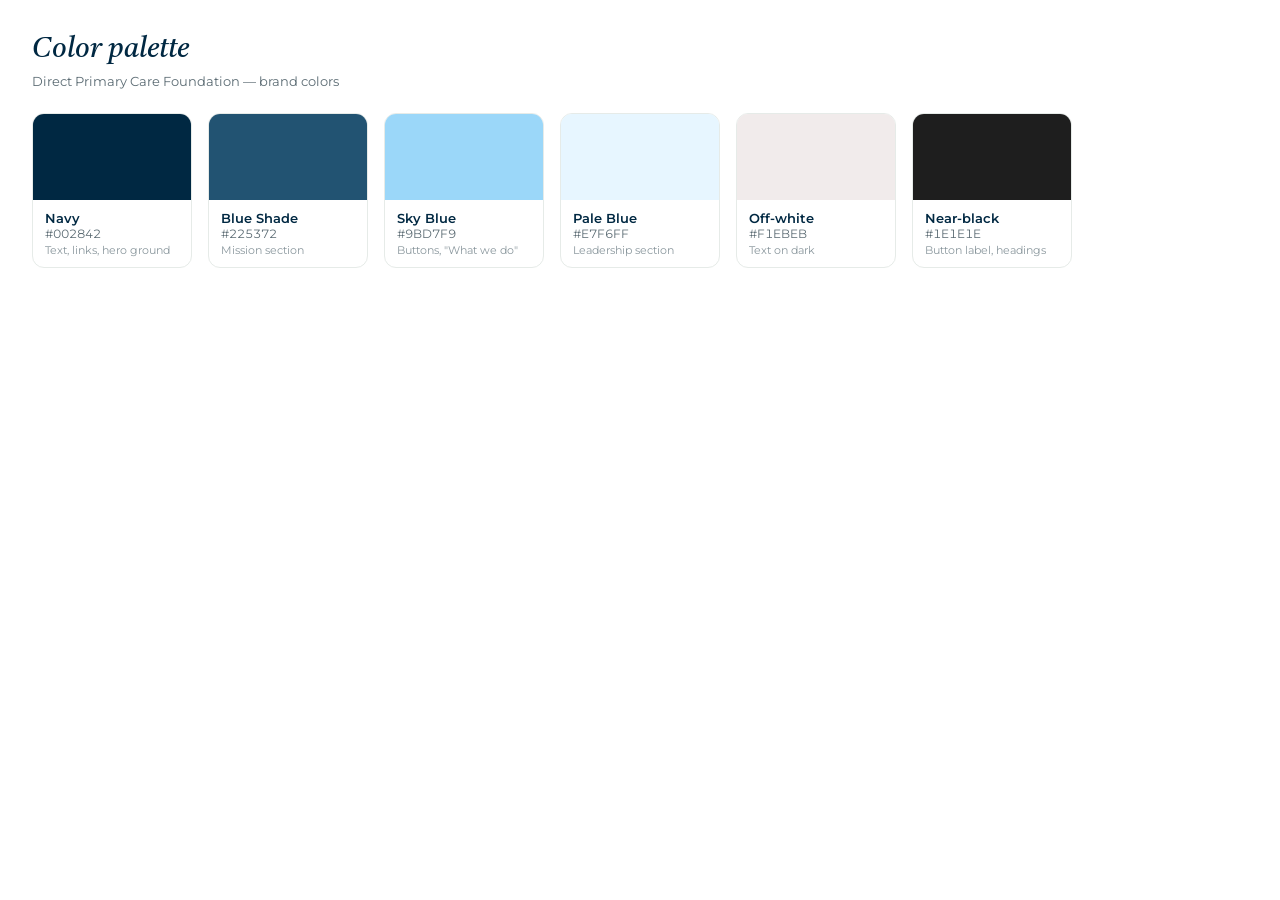
<file: design-system/foundations/colors.html>
<!-- @dsCard group="Foundations" name="Color palette" -->
<!DOCTYPE html>
<html lang="en">
<head>
<meta charset="utf-8" />
<meta name="viewport" content="width=device-width, initial-scale=1" />
<link rel="preconnect" href="https://fonts.googleapis.com" />
<link href="https://fonts.googleapis.com/css2?family=Castoro:ital@1&family=Montserrat:wght@400;600;700&display=swap" rel="stylesheet" />
<style>
  :root{
    --navy:#002842;--blue-shade:#225372;--sky:#9bd7f9;--pale:#e7f6ff;--offwhite:#f1ebeb;--black:#1e1e1e;
    --fh:'Castoro',Georgia,serif;--fb:'Montserrat',system-ui,-apple-system,Arial,sans-serif;
  }
  *{box-sizing:border-box}
  body{margin:0;font-family:var(--fb);color:var(--navy);background:#fff;padding:32px}
  h1{font-family:var(--fh);font-style:italic;font-weight:400;font-size:28px;margin:0 0 4px}
  .sub{color:#5b6b73;font-size:13px;margin-bottom:24px}
  .grid{display:grid;grid-template-columns:repeat(auto-fill,minmax(150px,1fr));gap:16px}
  .sw{border:1px solid #e6ebe8;border-radius:12px;overflow:hidden}
  .chip{height:86px}
  .meta{padding:10px 12px}
  .nm{font-weight:600;font-size:13px}
  .hex{font-size:12px;color:#5b6b73;font-variant-numeric:tabular-nums;text-transform:uppercase}
  .role{font-size:11px;color:#8a979d;margin-top:2px}
</style>
</head>
<body>
  <h1>Color palette</h1>
  <div class="sub">Direct Primary Care Foundation — brand colors</div>
  <div class="grid">
    <div class="sw"><div class="chip" style="background:#002842"></div><div class="meta"><div class="nm">Navy</div><div class="hex">#002842</div><div class="role">Text, links, hero ground</div></div></div>
    <div class="sw"><div class="chip" style="background:#225372"></div><div class="meta"><div class="nm">Blue Shade</div><div class="hex">#225372</div><div class="role">Mission section</div></div></div>
    <div class="sw"><div class="chip" style="background:#9bd7f9"></div><div class="meta"><div class="nm">Sky Blue</div><div class="hex">#9bd7f9</div><div class="role">Buttons, "What we do"</div></div></div>
    <div class="sw"><div class="chip" style="background:#e7f6ff"></div><div class="meta"><div class="nm">Pale Blue</div><div class="hex">#E7F6FF</div><div class="role">Leadership section</div></div></div>
    <div class="sw"><div class="chip" style="background:#f1ebeb"></div><div class="meta"><div class="nm">Off-white</div><div class="hex">#F1EBEB</div><div class="role">Text on dark</div></div></div>
    <div class="sw"><div class="chip" style="background:#1e1e1e"></div><div class="meta"><div class="nm">Near-black</div><div class="hex">#1E1E1E</div><div class="role">Button label, headings</div></div></div>
  </div>
</body>
</html>
</file>
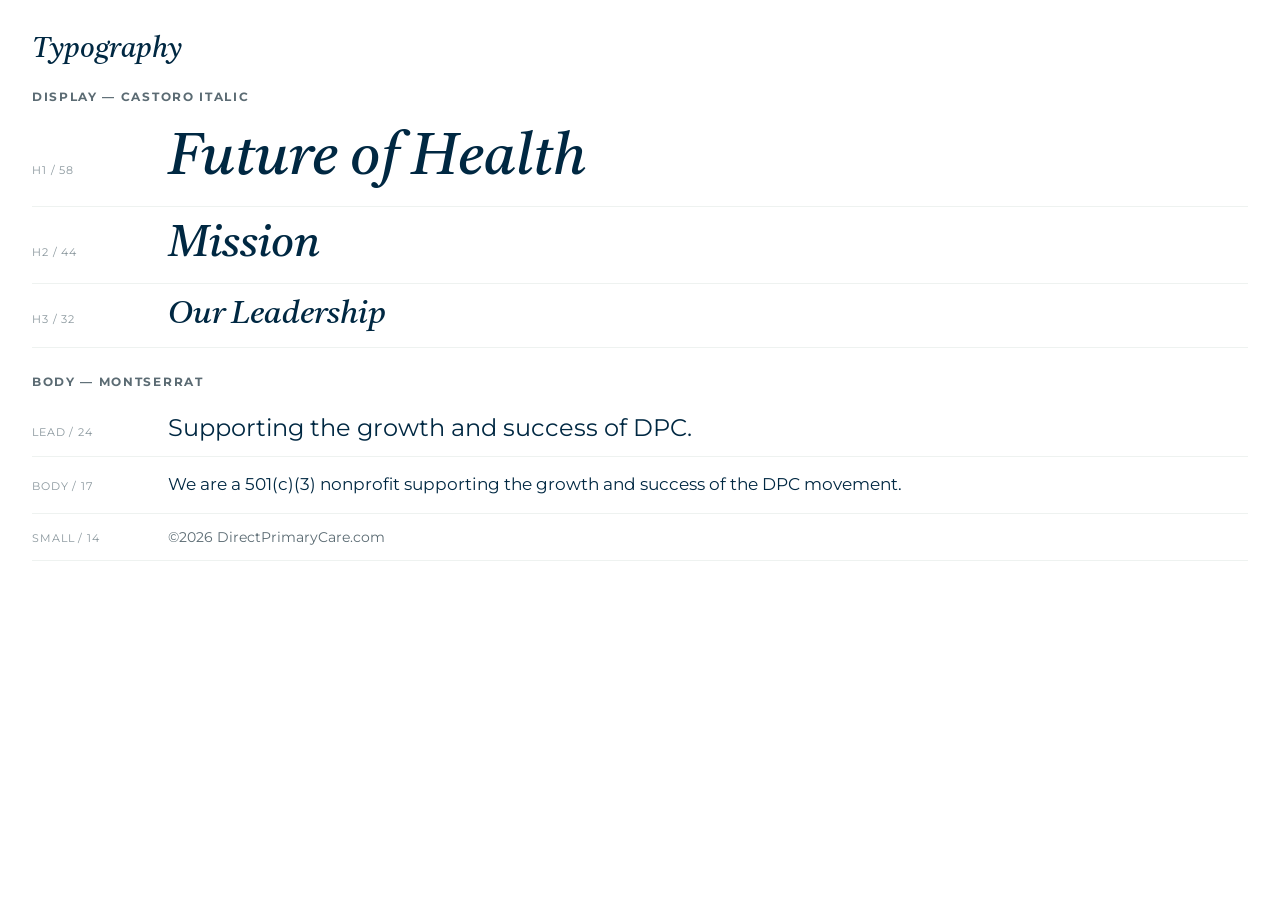
<file: design-system/foundations/typography.html>
<!-- @dsCard group="Foundations" name="Typography" -->
<!DOCTYPE html>
<html lang="en">
<head>
<meta charset="utf-8" />
<meta name="viewport" content="width=device-width, initial-scale=1" />
<link rel="preconnect" href="https://fonts.googleapis.com" />
<link href="https://fonts.googleapis.com/css2?family=Castoro:ital@0;1&family=Montserrat:wght@300;400;500;600;700&display=swap" rel="stylesheet" />
<style>
  :root{--navy:#002842;--muted:#5b6b73;--fh:'Castoro',Georgia,serif;--fb:'Montserrat',system-ui,-apple-system,Arial,sans-serif;}
  *{box-sizing:border-box}
  body{margin:0;font-family:var(--fb);color:var(--navy);background:#fff;padding:32px}
  .eyebrow{font-size:12px;text-transform:uppercase;letter-spacing:.14em;color:var(--muted);font-weight:700}
  .row{display:flex;align-items:baseline;gap:16px;padding:14px 0;border-bottom:1px solid #eef2f0}
  .tag{width:120px;flex:none;font-size:11px;color:#8a979d;text-transform:uppercase;letter-spacing:.08em}
  .h-serif{font-family:var(--fh);font-style:italic;font-weight:400;line-height:1.1}
  .d1{font-size:58px}.d2{font-size:44px}.d3{font-size:32px}
  .body{font-family:var(--fb)}
  .lg{font-size:24px}.base{font-size:17px;line-height:1.6}.sm{font-size:14px;color:var(--muted)}
  h1{font-family:var(--fh);font-style:italic;font-weight:400;font-size:28px;margin:0 0 20px}
</style>
</head>
<body>
  <h1>Typography</h1>
  <div class="eyebrow" style="margin-bottom:10px">Display — Castoro Italic</div>
  <div class="row"><div class="tag">H1 / 58</div><div class="h-serif d1">Future of Health</div></div>
  <div class="row"><div class="tag">H2 / 44</div><div class="h-serif d2">Mission</div></div>
  <div class="row"><div class="tag">H3 / 32</div><div class="h-serif d3">Our Leadership</div></div>
  <div class="eyebrow" style="margin:26px 0 10px">Body — Montserrat</div>
  <div class="row"><div class="tag">Lead / 24</div><div class="body lg">Supporting the growth and success of DPC.</div></div>
  <div class="row"><div class="tag">Body / 17</div><div class="body base">We are a 501(c)(3) nonprofit supporting the growth and success of the DPC movement.</div></div>
  <div class="row"><div class="tag">Small / 14</div><div class="body sm">©2026 DirectPrimaryCare.com</div></div>
</body>
</html>
</file>
<file: styles.css>
/* ============================================================
   Direct Primary Care Foundation — shared stylesheet
   Faithful recreation of the original directprimarycare.com.
   Brand palette + Castoro/Montserrat type from the original.
   ============================================================ */
:root {
  --black:      #1e1e1e;
  --blue-shade: #225372;  /* mission section */
  --navy:       #002842;  /* "light-blue" in original: text & links */
  --sky-blue:   #9bd7f9;  /* buttons & section backgrounds */
  --tertiary:   #e7f6ff;  /* pale blue leadership section */
  --white:      #f1ebeb;  /* warm off-white */

  --font-heading: 'Castoro', Georgia, 'Times New Roman', serif;
  --font-body: 'Montserrat', system-ui, -apple-system, 'Segoe UI', Arial, sans-serif;

  --container: 81.25rem;  /* 1300px */
}

*, *::before, *::after { box-sizing: border-box; }
html { -webkit-text-size-adjust: 100%; scroll-behavior: smooth; }
@media (prefers-reduced-motion: reduce) { html { scroll-behavior: auto; } }
body {
  margin: 0;
  font-family: var(--font-body);
  color: var(--navy);
  background: #fff;
  font-size: 1rem;
  line-height: 1.6;
  -webkit-font-smoothing: antialiased;
}
h1, h2, h3 {
  font-family: var(--font-heading);
  font-style: italic;
  font-weight: 400;
  margin: 0;
  line-height: 1.15;
  text-wrap: balance;
}
p { margin: 0; }
img { display: block; max-width: 100%; }
a { color: inherit; text-decoration: none; }
:focus-visible { outline: 3px solid var(--sky-blue); outline-offset: 3px; border-radius: 4px; }

.container { width: 93%; max-width: var(--container); margin-inline: auto; }

/* ---------------- Section eyebrow (small label above a heading) ---------------- */
.eyebrow {
  display: inline-flex; align-items: center; gap: .65rem;
  font-family: var(--font-body); font-size: .75rem; font-weight: 700;
  letter-spacing: .16em; text-transform: uppercase;
  color: var(--blue-shade); margin-bottom: 1rem;
}
.eyebrow::before { content: ""; width: 26px; height: 2px; background: currentColor; opacity: .8; }
.eyebrow.center { justify-content: center; }
/* On the dark mission ground, the eyebrow switches to sky blue */
.mission .eyebrow { color: var(--sky-blue); }

/* ---------------- Buttons ---------------- */
.button {
  display: inline-block;
  background: var(--sky-blue);
  color: var(--black);
  font-family: var(--font-body);
  font-size: .95rem;
  font-weight: 600;
  text-align: center;
  border-radius: .75rem;
  padding: .85rem 3.25rem;
  white-space: nowrap;
  transition: background-color .25s ease, transform .2s ease;
}
.button:hover { background: var(--white); transform: translateY(-2px); }
.button.is-small { padding: .6rem 1.4rem; }

/* ============================================================ NAV */
.nav {
  position: fixed; top: 0; left: 0; right: 0; z-index: 50;
  transition: background-color .3s ease, box-shadow .3s ease;
}
/* Solid navy bar appears once you scroll past the hero */
.nav.scrolled {
  background: rgba(0, 40, 66, 0.94);
  backdrop-filter: saturate(1.3) blur(8px);
  -webkit-backdrop-filter: saturate(1.3) blur(8px);
  box-shadow: 0 10px 30px -18px rgba(0, 0, 0, 0.7);
}
.nav-inner {
  display: flex; align-items: center; justify-content: space-between;
  gap: 1.5rem; padding-top: 2rem; padding-bottom: 1rem;
  transition: padding .3s ease;
}
.nav.scrolled .nav-inner { padding-top: 1rem; padding-bottom: 1rem; }
.brand img { width: 168px; height: auto; transition: width .3s ease; }
.nav.scrolled .brand img { width: 146px; }
.nav-menu { display: flex; align-items: center; gap: 2.25rem; }
.nav-link {
  position: relative; color: #fff; font-size: 1rem; font-weight: 500;
  transition: color .25s ease;
}
.nav-link::after {
  content: ""; position: absolute; left: 0; right: 100%; bottom: -5px;
  height: 2px; background: var(--sky-blue); transition: right .28s ease;
}
.nav-link:hover::after, .nav-link.current::after { right: 0; }
.nav-link:hover, .nav-link.current { color: var(--sky-blue); }
@media (max-width: 600px) {
  .brand img { width: 132px; }
  .nav-menu { gap: 1.1rem; }
  .nav-link { font-size: .9rem; }
  .nav .button { padding: .55rem 1.1rem; }
}

/* ============================================================ HERO (shared) */
.hero {
  position: relative;
  min-height: 100vh;
  background-position: 72% center;
  background-repeat: no-repeat;
  background-size: cover;
  overflow: hidden;
  display: flex;
  align-items: center;
}
/* Navy scrims: a top band keeps the white logo/nav legible, a left wash
   keeps the headline legible over the photo. */
.hero::before {
  content: "";
  position: absolute; inset: 0;
  background:
    linear-gradient(180deg,
      rgba(0,40,66,.72) 0%,
      rgba(0,40,66,.28) 12%,
      rgba(0,40,66,0) 24%),
    linear-gradient(90deg,
      rgba(0,40,66,.88) 0%,
      rgba(0,40,66,.66) 40%,
      rgba(0,40,66,.22) 68%,
      rgba(0,40,66,0) 100%);
}
.hero .container { position: relative; z-index: 2; }
.hero-wrap { padding-top: 9rem; padding-bottom: 7rem; max-width: 52rem; }
.hero h1 { color: #fff; font-size: clamp(2.4rem, 6vw, 3.625rem); line-height: 1.18; }
.hero-desc {
  color: var(--white);
  font-size: clamp(1.15rem, 2.2vw, 1.5rem);
  line-height: 1.4;
  margin-top: 1.5rem;
  max-width: 40rem;
}
.hero-wrap .button { margin-top: 2.25rem; }

/* Animated scroll cue at the bottom of the hero */
.hero::after {
  content: ""; position: absolute; left: 50%; bottom: 28px; z-index: 2;
  width: 20px; height: 20px; margin-left: -10px; pointer-events: none;
  border-right: 2px solid rgba(255,255,255,.75);
  border-bottom: 2px solid rgba(255,255,255,.75);
  transform: rotate(45deg);
  animation: heroCue 1.9s ease-in-out infinite;
}
@keyframes heroCue {
  0%, 100% { bottom: 30px; opacity: .5; }
  50%      { bottom: 20px; opacity: 1; }
}

/* Home hero photo */
.hero.is-home { background-image: url("images/hero.png"); }

/* About hero photo — shorter subpage hero over a darker image */
.hero.is-about {
  background-image: url("images/about-hero.png");
  min-height: 68vh;
  background-position: 60% center;
}
.hero.is-about::before {
  background:
    linear-gradient(180deg, rgba(0,40,66,.60) 0%, rgba(0,40,66,.2) 14%, rgba(0,40,66,0) 26%),
    linear-gradient(90deg, rgba(0,40,66,.80) 0%, rgba(0,40,66,.55) 45%, rgba(0,40,66,.2) 75%, rgba(0,40,66,0) 100%);
}
.hero.is-about .hero-wrap { max-width: 40rem; }

/* ============================================================ MISSION (home) */
.mission { background: var(--blue-shade); color: #fff; }
.mission-wrap { padding-block: clamp(3.5rem, 8vw, 6.25rem); }
.mission-grid {
  display: grid; grid-template-columns: 1fr 1fr;
  gap: clamp(2rem, 5vw, 3.5rem); align-items: center;
}
.mission h2 { color: #fff; font-size: clamp(2.1rem, 4vw, 3rem); }
.mission-copy p {
  color: var(--white);
  font-size: clamp(1.15rem, 2vw, 1.5rem);
  line-height: 1.5;
  margin-top: 1.5rem;
}
.mission-copy a.link { color: #fff; text-decoration: underline; text-underline-offset: 3px; }
.mission-copy a.link:hover { color: var(--sky-blue); }
.mission-img-wrap { display: flex; justify-content: center; }
.mission-img-wrap img { width: 100%; max-width: 460px; height: auto; border-radius: 1rem; }
@media (max-width: 820px) {
  .mission-grid { grid-template-columns: 1fr; }
  .mission-img-wrap { order: -1; }
  .mission-img-wrap img { max-width: 360px; }
}

/* ============================================================ WHAT WE DO (home) */
.wedo { background: var(--sky-blue); }
.wedo-wrap { padding-block: clamp(3.5rem, 7vw, 5.5rem); }
.wedo-title { text-align: center; margin-bottom: clamp(2.5rem, 5vw, 3.75rem); }
.wedo-title h2 { color: var(--black); font-size: clamp(2rem, 4vw, 3rem); }
.wedo-grid { display: grid; grid-template-columns: repeat(3, 1fr); gap: clamp(1.75rem, 3vw, 2.5rem); }
.card { display: flex; flex-direction: column; gap: 1.5rem; transition: transform .3s ease; }
.card:hover { transform: translateY(-6px); }
.card-img {
  overflow: hidden; border-radius: 1rem; height: 300px;
  box-shadow: 0 20px 40px -24px rgba(0,40,66,.5);
  transition: box-shadow .3s ease;
}
.card:hover .card-img { box-shadow: 0 30px 55px -26px rgba(0,40,66,.65); }
.card-img img { width: 100%; height: 100%; object-fit: cover; transition: transform .6s cubic-bezier(.2,.7,.2,1); }
.card:hover .card-img img { transform: scale(1.06); }
.card-body { display: flex; flex-direction: column; gap: .75rem; }
.card-body h3 { color: var(--navy); font-size: clamp(1.6rem, 2.6vw, 2.125rem); }
.card-body p { color: var(--navy); font-size: clamp(1.05rem, 1.8vw, 1.25rem); line-height: 1.45; }
@media (max-width: 860px) { .wedo-grid { grid-template-columns: 1fr; max-width: 460px; margin-inline: auto; } }

/* ============================================================ ABOUT: Team & Goals */
.about-goals { background: var(--sky-blue); }
.about-goals-wrap { padding-block: clamp(3.5rem, 8vw, 6.25rem); }
.about-intro { text-align: center; max-width: 44rem; margin: 0 auto clamp(2.5rem, 5vw, 3.5rem); }
.about-intro h2 { color: var(--navy); font-size: clamp(2rem, 4vw, 2.8rem); }
.about-grid {
  display: grid; grid-template-columns: 1fr 1fr;
  gap: clamp(2.5rem, 5vw, 4.5rem);
}
.about-card { text-align: center; display: flex; flex-direction: column; align-items: center; gap: 1rem; padding-inline: clamp(0rem, 3vw, 3.5rem); }
.about-card h3 { color: var(--navy); font-size: clamp(1.9rem, 3vw, 2.4rem); }
.about-card p { color: var(--navy); font-size: clamp(1.1rem, 1.9vw, 1.35rem); line-height: 1.5; max-width: 30rem; }
@media (max-width: 720px) { .about-grid { grid-template-columns: 1fr; gap: 3rem; } }

/* ============================================================ ABOUT: Leadership */
.leadership { background: var(--tertiary); }
.leadership-wrap { padding-block: clamp(3.5rem, 7vw, 5.5rem); }
.leadership-title { text-align: center; margin-bottom: clamp(2.5rem, 5vw, 3.5rem); }
.leadership-title h2 { color: var(--black); font-size: clamp(2rem, 4vw, 3rem); }
.leadership-grid { display: grid; grid-template-columns: repeat(3, 1fr); gap: clamp(1.75rem, 3vw, 3rem); }
.leader { display: flex; flex-direction: column; gap: 1.25rem; transition: transform .3s ease; }
.leader:hover { transform: translateY(-6px); }
.leader-img {
  overflow: hidden; border-radius: 1rem; aspect-ratio: 1 / 1;
  background: #fff; box-shadow: 0 20px 40px -24px rgba(0,40,66,.5);
  transition: box-shadow .3s ease;
}
.leader:hover .leader-img { box-shadow: 0 30px 55px -26px rgba(0,40,66,.6); }
.leader-img img { width: 100%; height: 100%; object-fit: cover; object-position: center top; transition: transform .6s cubic-bezier(.2,.7,.2,1); }
.leader:hover .leader-img img { transform: scale(1.05); }
.leader-body { display: flex; flex-direction: column; gap: .35rem; }
.leader-body h3 { color: var(--navy); font-size: clamp(1.5rem, 2.4vw, 1.9rem); }
.leader-role { color: var(--blue-shade); font-weight: 600; font-size: .95rem; }
.leader-desc { color: var(--navy); font-size: 1.02rem; line-height: 1.45; }
@media (max-width: 860px) { .leadership-grid { grid-template-columns: 1fr; max-width: 380px; margin-inline: auto; } }

/* ============================================================ FOOTER */
.footer { background: var(--navy); color: #fff; }
.footer-wrap { padding-block: clamp(3rem, 6vw, 4.5rem) 2.25rem; }
.footer-top {
  display: grid; grid-template-columns: 1.7fr 1fr 1fr; gap: 2.5rem;
  align-items: start;
}
.footer-logo { width: 176px; height: auto; }
.footer-brand p {
  color: rgba(241, 235, 235, 0.75); font-size: 1rem; line-height: 1.55;
  margin-top: 1.1rem; max-width: 34ch;
}
.footer-col h4 {
  font-family: var(--font-body); font-style: normal; font-size: .74rem;
  letter-spacing: .16em; text-transform: uppercase; font-weight: 700;
  color: var(--sky-blue); margin: 0 0 1.1rem;
}
.footer-col a {
  display: block; color: rgba(255, 255, 255, 0.85); font-size: .98rem;
  margin-bottom: .8rem; transition: color .2s ease;
}
.footer-col a:hover { color: var(--sky-blue); }
.footer-bottom {
  margin-top: clamp(2.25rem, 4vw, 3rem); padding-top: 1.6rem;
  border-top: 1px solid rgba(255, 255, 255, 0.14);
  display: flex; flex-wrap: wrap; justify-content: space-between; gap: .8rem;
  color: rgba(241, 235, 235, 0.6); font-size: .88rem;
}
@media (max-width: 720px) {
  .footer-top { grid-template-columns: 1fr; gap: 2rem; }
  .footer-bottom { flex-direction: column; }
}

/* ============================================================ REVEAL */
.js .reveal { opacity: 0; transform: translateY(20px); transition: opacity .8s ease, transform .8s ease; }
.js .reveal.in { opacity: 1; transform: none; }
/* Cards/leaders animate their entrance too, but need a snappy transform for
   the hover lift — override the slower reveal timing at higher specificity. */
.js .card.reveal, .js .leader.reveal { transition: opacity .7s ease, transform .4s cubic-bezier(.2,.7,.2,1); }
@media (prefers-reduced-motion: reduce) {
  .js .reveal { opacity: 1; transform: none; transition: none; }
  .button:hover, .mission-img-wrap img { transition: none; }
  .hero::after { animation: none; }
  .card, .leader, .card-img img, .leader-img img { transition: none; }
  .card:hover, .leader:hover { transform: none; }
  .card:hover .card-img img, .leader:hover .leader-img img { transform: none; }
}
</file>
